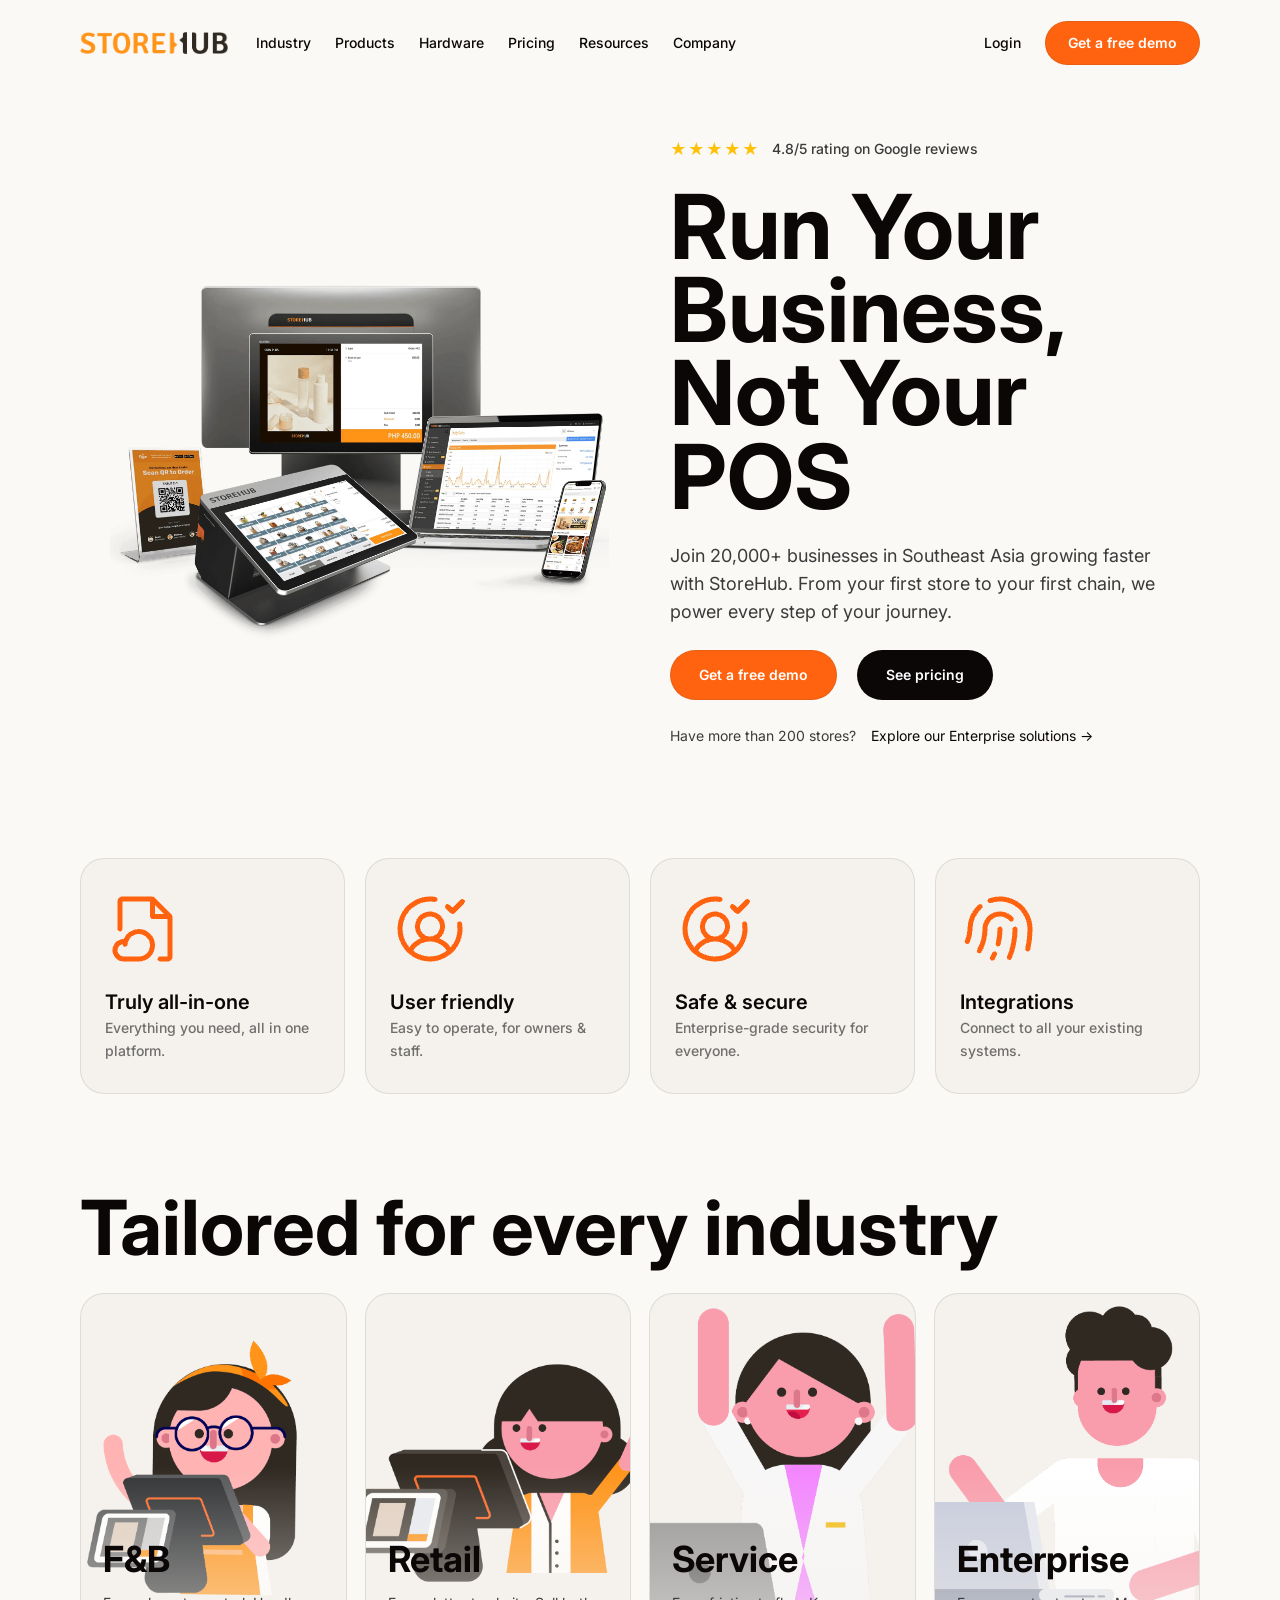
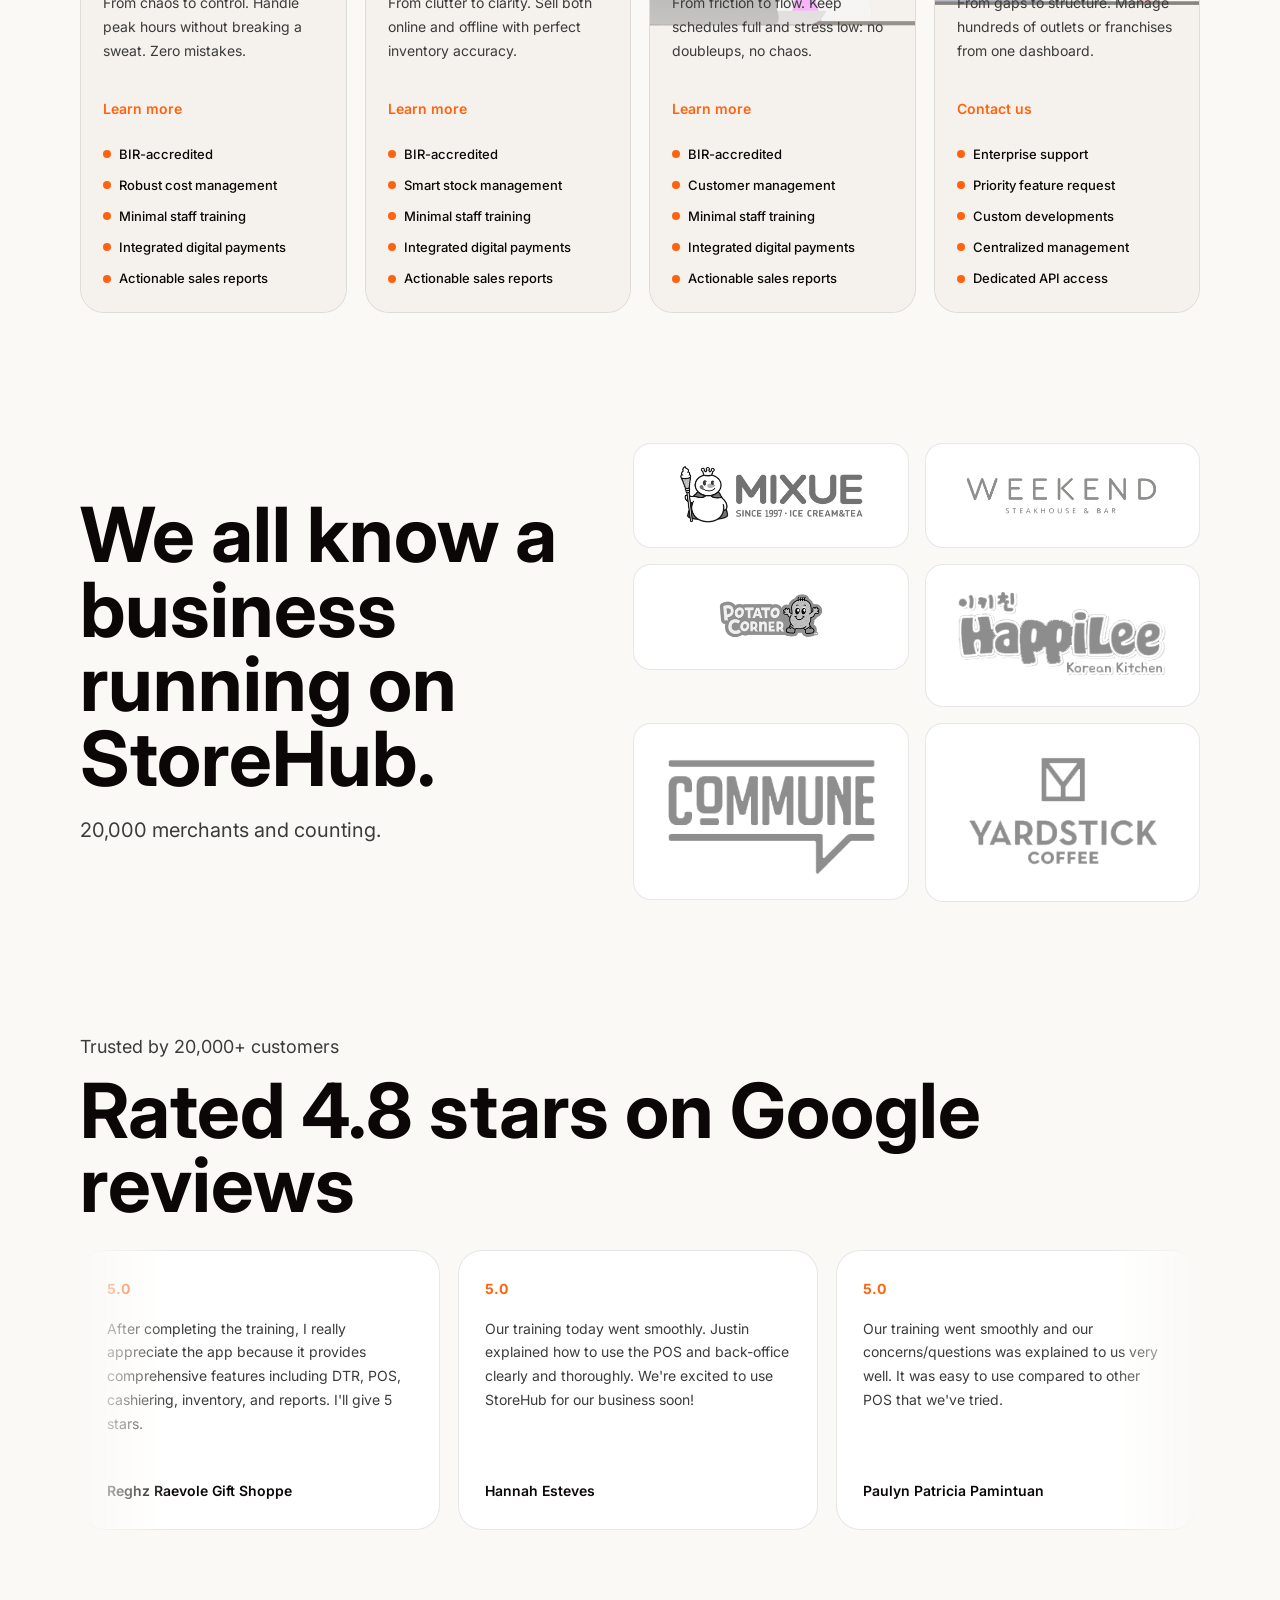
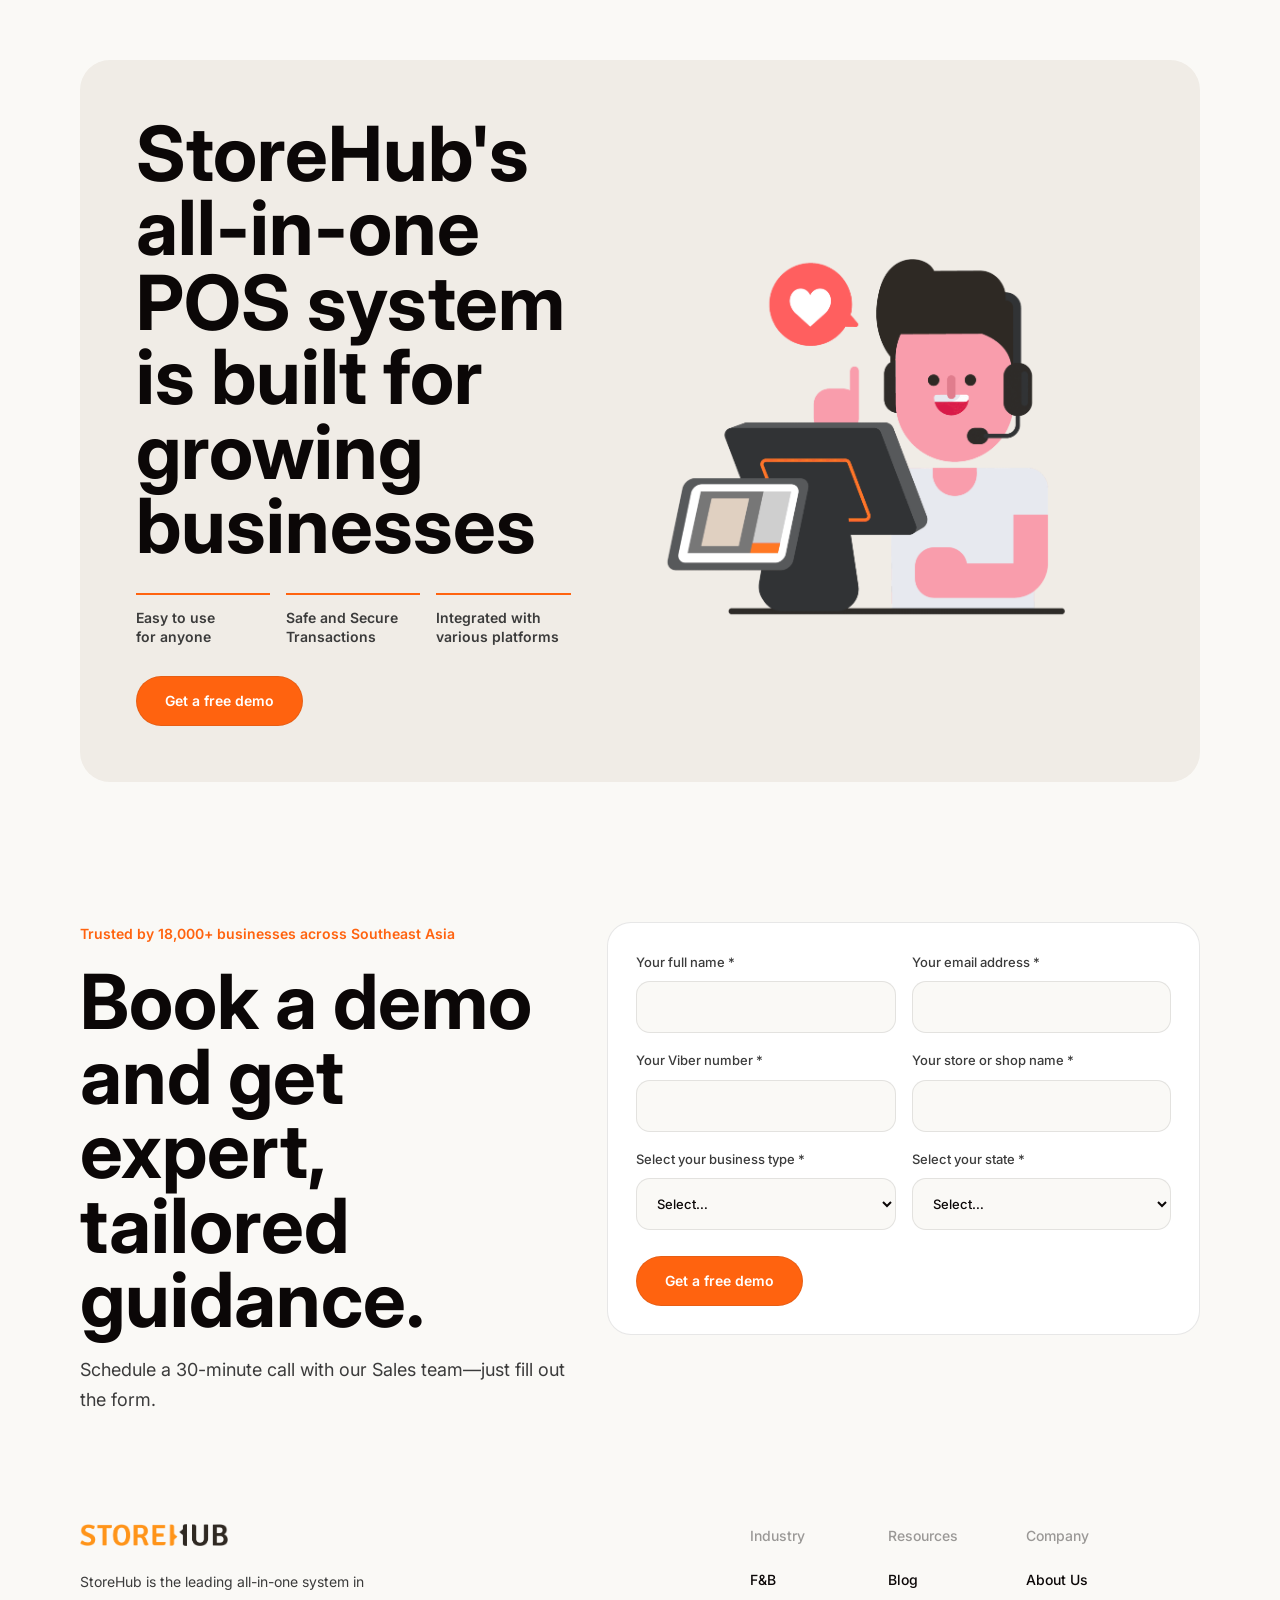
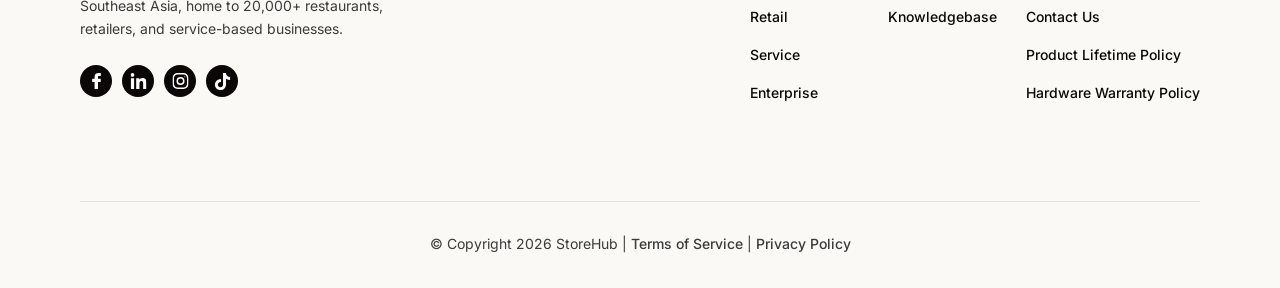
<file: storehub-html-rebuild/index.html>
<!DOCTYPE html>
<html lang="en">
  <head>
    <meta charset="UTF-8" />
    <meta name="viewport" content="width=device-width, initial-scale=1.0" />
    <title>StoreHub | All-In-One POS System For F&amp;B, Retail, Service &amp; Enterprise</title>
    <meta
      name="description"
      content="StoreHub is an all-in-one POS system that helps future-proof F&B, retail, service and enterprise businesses in the Philippines."
    />
    <link rel="icon" href="./assets/3ho3xWlwQT1DAffJ9KhewNCmV1Y.png" />
    <link rel="stylesheet" href="./styles.css" />
    <script src="./script.js" defer></script>
  </head>
  <body>
    <header class="site-header" data-site-header>
      <nav class="nav-shell" aria-label="Main navigation">
        <a class="brand-logo" href="#" aria-label="StoreHub home">
          <img src="./assets/xkR0PbNVRFX9OWuKB4bhgkk.png" alt="StoreHub" />
        </a>

        <button class="nav-toggle" type="button" aria-label="Toggle menu" aria-expanded="false" data-nav-toggle>
          <span></span>
          <span></span>
        </button>

        <div class="nav-menu" data-nav-menu>
          <ul class="nav-links">
            <li><a href="#industries">Industry</a></li>
            <li><a href="#features">Products</a></li>
            <li><a href="#hardware">Hardware</a></li>
            <li><a href="#pricing">Pricing</a></li>
            <li><a href="#reviews">Resources</a></li>
            <li><a href="#footer">Company</a></li>
          </ul>

          <div class="nav-actions">
            <a class="nav-login" href="http://redirect.storehubhq.com/" rel="noopener">Login</a>
            <a class="button button-orange button-small" href="#demo">Get a free demo</a>
          </div>
        </div>
      </nav>
    </header>

    <main>
      <section class="hero-section" id="home">
        <div class="hero-container reveal">
          <figure class="hero-media">
            <img
              src="./assets/2hjlf2NCajk33r4uJVXlu06yyzI.webp"
              alt="All-in-one POS system for restaurants and retail with hardware, analytics and business management"
            />
          </figure>

          <div class="hero-content">
            <div class="rating-row" aria-label="4.8 out of 5 rating on Google reviews">
              <span class="stars" aria-hidden="true">★★★★★</span>
              <span>4.8/5 rating on Google reviews</span>
            </div>

            <h1>Run Your Business,<br />Not Your POS</h1>
            <p class="hero-copy">
              Join 20,000+ businesses in Southeast Asia growing faster with StoreHub. From your first store to your
              first chain, we power every step of your journey.
            </p>

            <div class="button-row">
              <a class="button button-orange" href="#demo">Get a free demo</a>
              <a class="button button-dark" href="#pricing">See pricing</a>
            </div>

            <p class="enterprise-link">
              <span>Have more than 200 stores?</span>
              <a href="#enterprise">Explore our Enterprise solutions →</a>
            </p>
          </div>
        </div>
      </section>

      <section class="feature-strip" id="features" aria-label="Main StoreHub benefits">
        <div class="section-container">
          <div class="feature-grid" data-feature-grid></div>
        </div>
      </section>

      <section class="industry-section" id="industries">
        <div class="section-container">
          <header class="section-heading reveal">
            <h2>Tailored for every industry</h2>
          </header>
          <div class="industry-grid" data-industry-grid></div>
        </div>
      </section>

      <section class="merchant-section" id="trusted">
        <div class="section-container merchant-container reveal">
          <div class="merchant-copy">
            <h2>We all know a business running on StoreHub.</h2>
            <p>20,000 merchants and counting.</p>
          </div>
          <div class="logo-cloud" aria-label="StoreHub customer logos">
            <img src="./assets/9RjFmzd8xMqvhgezTCgdY4aNAU.png" alt="" />
            <img src="./assets/EwlEXhVozCuTOp39ZVmvILuB7c.png" alt="" />
            <img src="./assets/IfWyhWpPddN6R4d4BbOim1gxM.png" alt="" />
            <img src="./assets/oyE4lyRlLqVUUhjQo6GxNfV1t8.png" alt="" />
            <img src="./assets/iUiEwEjhAwWU5e26DLXHvMCAG8.png" alt="" />
            <img src="./assets/pvUq01PxWedEAZPz3MRJNs1NHc.png" alt="" />
          </div>
        </div>
      </section>

      <section class="reviews-section" id="reviews">
        <div class="section-container">
          <header class="reviews-heading reveal">
            <p>Trusted by 20,000+ customers</p>
            <h2>Rated 4.8 stars on Google reviews</h2>
          </header>
          <div class="review-marquee" aria-label="Customer reviews">
            <div class="review-track" data-review-track></div>
          </div>
        </div>
      </section>

      <section class="pos-section" id="hardware">
        <div class="section-container pos-container reveal">
          <div class="pos-copy">
            <h2>StoreHub's all-in-one<br />POS system is built for<br />growing businesses</h2>
            <ul class="pos-points">
              <li>Easy to use<br />for anyone</li>
              <li>Safe and Secure<br />Transactions</li>
              <li>Integrated with<br />various platforms</li>
            </ul>
            <a class="button button-orange" href="#demo">Get a free demo</a>
          </div>
          <figure class="pos-media">
            <img src="./assets/REmnZ27KIkPegdlC8iYk55Npjg.png" alt="StoreHub POS product interface" />
          </figure>
        </div>
      </section>

      <section class="demo-section" id="demo">
        <div class="section-container demo-container reveal">
          <div class="demo-copy">
            <p>Trusted by 18,000+ businesses across Southeast Asia</p>
            <h2>Book a demo and get expert, tailored guidance.</h2>
            <span>Schedule a 30-minute call with our Sales team—just fill out the form.</span>
          </div>

          <form class="demo-form">
            <label>
              <span>Your full name *</span>
              <input type="text" name="name" autocomplete="name" />
            </label>
            <label>
              <span>Your email address *</span>
              <input type="email" name="email" autocomplete="email" />
            </label>
            <label>
              <span>Your Viber number *</span>
              <input type="tel" name="phone" autocomplete="tel" />
            </label>
            <label>
              <span>Your store or shop name *</span>
              <input type="text" name="store" />
            </label>
            <label>
              <span>Select your business type *</span>
              <select name="business-type">
                <option>Select…</option>
                <option>Cafe</option>
                <option>Clothing &amp; Fashion</option>
                <option>Computer &amp; Electronics</option>
                <option>Cosmetics, Skincare or Perfume</option>
                <option>Grocery Store</option>
                <option>Gym &amp; Fitness</option>
                <option>Hair &amp; Beauty</option>
                <option>Laundry</option>
                <option>Pharmacy</option>
                <option>Quickserve, Kiosk or Foodtruck</option>
                <option>Restaurant</option>
                <option>Spa &amp; Massage</option>
                <option>Home Business</option>
                <option>Other</option>
              </select>
            </label>
            <label>
              <span>Select your state *</span>
              <select name="state">
                <option>Select…</option>
                <option>NCR</option>
                <option>BARMM</option>
                <option>Bacolod</option>
                <option>Bicol Region</option>
                <option>Calabarzon</option>
                <option>Central Luzon</option>
                <option>Central Visayas</option>
                <option>Cagayan Valley</option>
                <option>Caraga Region</option>
                <option>Cebu</option>
                <option>Davao Region</option>
                <option>Iloilo</option>
                <option>Mimaropa</option>
                <option>Soccsksargen</option>
                <option>Western Visayas</option>
              </select>
            </label>
            <button class="button button-orange" type="submit">Get a free demo</button>
          </form>
        </div>
      </section>
    </main>

    <footer class="site-footer" id="footer">
      <div class="footer-container reveal">
        <div class="footer-brand">
          <img src="./assets/xkR0PbNVRFX9OWuKB4bhgkk.png" alt="StoreHub" />
          <p>
            StoreHub is the leading all-in-one system in Southeast Asia, home to 20,000+ restaurants, retailers, and
            service-based businesses.
          </p>
          <div class="social-links">
            <a href="https://www.facebook.com/StoreHubPH/" aria-label="Facebook">
              <img src="./assets/Mh9xa22COfeFQVsAQsU7U8RgvU.svg" alt="" />
            </a>
            <a href="https://www.linkedin.com/company/storehub/" aria-label="LinkedIn">
              <img src="./assets/QCmDftCQne09UROHN4i44urCaY.svg" alt="" />
            </a>
            <a href="https://www.instagram.com/storehubph" aria-label="Instagram">
              <img src="./assets/2MO6cMvOsHruGUrAkwT9PpmXsZw.svg" alt="" />
            </a>
            <a href="https://www.tiktok.com/@storehub" aria-label="TikTok">
              <img src="./assets/M6vpb0Teeq44CwaMOo0BxtBK8.png" alt="" />
            </a>
          </div>
        </div>

        <div class="footer-links">
          <div>
            <h3>Industry</h3>
            <a href="#industries">F&amp;B</a>
            <a href="#industries">Retail</a>
            <a href="#industries">Service</a>
            <a href="#enterprise">Enterprise</a>
          </div>
          <div>
            <h3>Resources</h3>
            <a href="#reviews">Blog</a>
            <a href="#features">Knowledgebase</a>
          </div>
          <div>
            <h3>Company</h3>
            <a href="#footer">About Us</a>
            <a href="#demo">Contact Us</a>
            <a href="#footer">Product Lifetime Policy</a>
            <a href="#footer">Hardware Warranty Policy</a>
          </div>
        </div>

        <div class="footer-bottom">
          <p>© Copyright 2026 StoreHub | <a href="#">Terms of Service</a> | <a href="#">Privacy Policy</a></p>
        </div>
      </div>
    </footer>
  </body>
</html>
</file>
<file: storehub-html-rebuild/styles.css>
@import url("https://fonts.googleapis.com/css2?family=Fragment+Mono&family=IBM+Plex+Sans+Thai:wght@400;500;600;700&family=Inter:ital,wght@0,400;0,500;0,600;0,700;1,400;1,700&display=swap");

:root {
  --color-page: #faf9f6;
  --color-card: #f5f2ed;
  --color-soft: #f0ece6;
  --color-text: #0b0707;
  --color-muted: #3b3b3b;
  --color-faint: #6b6a6a;
  --color-orange: #ff630f;
  --color-blue: #2a6ce8;
  --color-pink: #ff546e;
  --color-green: #25d366;
  --color-purple: #7a5ae8;
  --color-border: rgba(59, 59, 59, 0.12);
  --font-base: "Inter", "IBM Plex Sans Thai", system-ui, -apple-system, BlinkMacSystemFont, "Segoe UI", sans-serif;
  --font-mono: "Fragment Mono", monospace;
  --container: 1120px;
  --radius-card: 24px;
  --ease: cubic-bezier(0.22, 1, 0.36, 1);
}

* {
  box-sizing: border-box;
}

html {
  scroll-behavior: smooth;
}

body {
  margin: 0;
  background: var(--color-page);
  color: var(--color-text);
  font-family: var(--font-base);
  font-size: 14px;
  line-height: 1.7;
  -webkit-font-smoothing: antialiased;
}

body.nav-open {
  overflow: hidden;
}

img {
  display: block;
  max-width: 100%;
}

a {
  color: inherit;
  text-decoration: none;
}

button,
input,
select {
  font: inherit;
}

.section-container,
.footer-container {
  width: min(var(--container), calc(100% - 80px));
  margin: 0 auto;
}

.site-header {
  position: sticky;
  top: 0;
  z-index: 20;
  background: rgba(250, 249, 246, 0.92);
  backdrop-filter: blur(16px);
  border-bottom: 1px solid transparent;
  transition: border-color 240ms ease, box-shadow 240ms ease;
}

.site-header.is-scrolled {
  border-bottom-color: var(--color-border);
  box-shadow: 0 10px 30px rgba(11, 7, 7, 0.04);
}

.nav-shell {
  width: min(1200px, 100%);
  min-height: 86px;
  margin: 0 auto;
  padding: 0 40px;
  display: flex;
  align-items: center;
  justify-content: space-between;
  gap: 28px;
}

.brand-logo {
  flex: 0 0 148px;
}

.brand-logo img {
  width: 148px;
  height: auto;
}

.nav-menu {
  flex: 1;
  display: flex;
  align-items: center;
  justify-content: space-between;
  gap: 28px;
}

.nav-links,
.nav-actions {
  display: flex;
  align-items: center;
  gap: 24px;
  margin: 0;
  padding: 0;
  list-style: none;
}

.nav-links a,
.nav-login {
  font-size: 14px;
  font-weight: 500;
  line-height: 1.3;
  color: var(--color-text);
  transition: color 180ms ease;
}

.nav-links a:hover,
.nav-login:hover {
  color: var(--color-orange);
}

.nav-toggle {
  display: none;
  width: 44px;
  height: 44px;
  border: 1px solid var(--color-border);
  border-radius: 999px;
  background: #fff;
  align-items: center;
  justify-content: center;
  flex-direction: column;
  gap: 5px;
}

.nav-toggle span {
  width: 18px;
  height: 2px;
  background: var(--color-text);
  border-radius: 999px;
  transition: transform 220ms var(--ease);
}

.button {
  display: inline-flex;
  min-height: 50px;
  align-items: center;
  justify-content: center;
  border: 1px solid transparent;
  border-radius: 999px;
  padding: 13px 28px;
  font-size: 14px;
  font-weight: 600;
  line-height: 1.3;
  white-space: nowrap;
  transition: transform 200ms var(--ease), box-shadow 200ms ease, background-color 200ms ease;
}

.button:hover {
  transform: translateY(-2px);
  box-shadow: 0 12px 24px rgba(11, 7, 7, 0.12);
}

.button-small {
  min-height: 44px;
  padding: 11px 22px;
}

.button-orange {
  background: var(--color-orange);
  color: #fff;
  border-color: rgba(59, 59, 59, 0.12);
}

.button-dark {
  background: var(--color-text);
  color: #fff;
}

.hero-section {
  padding: 20px 40px 40px;
  overflow: hidden;
}

.hero-container {
  width: min(var(--container), 100%);
  margin: 0 auto;
  padding: 30px;
  display: grid;
  grid-template-columns: minmax(0, 1fr) 500px;
  align-items: center;
  gap: 50px;
}

.hero-media {
  margin: 0;
  aspect-ratio: 1;
  overflow: hidden;
  border-radius: 34px;
}

.hero-media img {
  width: 100%;
  height: 100%;
  object-fit: cover;
  animation: imageFloat 8s var(--ease) infinite alternate;
}

.hero-content {
  min-height: 442px;
  display: flex;
  flex-direction: column;
  justify-content: center;
  gap: 24px;
}

.rating-row {
  display: flex;
  align-items: center;
  gap: 12px;
  color: var(--color-muted);
  font-size: 14px;
  font-weight: 500;
  white-space: nowrap;
}

.stars {
  color: #ffc107;
  font-size: 16px;
  letter-spacing: 1px;
  line-height: 1;
}

h1,
h2,
h3,
p {
  margin: 0;
}

h1 {
  font-size: clamp(58px, 7vw, 96px);
  line-height: 0.93;
  letter-spacing: 0;
  font-weight: 700;
}

.hero-copy {
  width: 100%;
  max-width: 540px;
  color: var(--color-muted);
  font-size: 18px;
  line-height: 1.55;
}

.button-row {
  display: flex;
  flex-wrap: wrap;
  gap: 20px;
}

.enterprise-link {
  display: flex;
  flex-wrap: wrap;
  gap: 12px 15px;
  color: var(--color-muted);
  font-size: 14px;
}

.enterprise-link a {
  color: var(--color-text);
  transition: color 180ms ease;
}

.enterprise-link a:hover {
  color: var(--color-orange);
}

.feature-strip {
  padding: 40px 0;
  overflow: hidden;
}

.feature-grid {
  display: grid;
  grid-template-columns: repeat(4, 1fr);
  gap: 20px;
}

.feature-card {
  min-height: 230px;
  padding: 30px 24px;
  display: flex;
  flex-direction: column;
  align-items: flex-start;
  justify-content: center;
  gap: 20px;
  background: var(--color-card);
  border: 1px solid var(--color-border);
  border-radius: var(--radius-card);
  transition: transform 240ms var(--ease), box-shadow 240ms ease;
}

.feature-card:hover {
  transform: translateY(-6px);
  box-shadow: 0 20px 50px rgba(11, 7, 7, 0.08);
}

.feature-card img {
  width: 80px;
  height: 80px;
  object-fit: contain;
}

.feature-card h3 {
  font-size: 20px;
  line-height: 1.35;
  font-weight: 600;
}

.feature-card p {
  color: rgba(59, 59, 59, 0.72);
  font-weight: 500;
}

.industry-section {
  padding: 56px 0 60px;
}

.section-heading {
  margin-bottom: 28px;
}

.section-heading h2,
.merchant-copy h2,
.reviews-heading h2,
.pos-copy h2,
.demo-copy h2 {
  font-size: clamp(40px, 6vw, 76px);
  line-height: 0.98;
  letter-spacing: 0;
  font-weight: 700;
}

.industry-grid {
  display: grid;
  grid-template-columns: repeat(4, minmax(0, 1fr));
  gap: 18px;
}

.industry-card {
  position: relative;
  min-height: 620px;
  padding: 22px;
  overflow: hidden;
  display: flex;
  flex-direction: column;
  justify-content: space-between;
  background: var(--color-card);
  border: 1px solid var(--color-border);
  border-radius: var(--radius-card);
}

.industry-card::before {
  content: "";
  position: absolute;
  inset: 0;
  background: linear-gradient(180deg, rgba(255, 255, 255, 0) 28%, rgba(245, 242, 237, 0.94) 74%);
  z-index: 1;
  pointer-events: none;
}

.industry-card img {
  position: absolute;
  inset: 0;
  width: 100%;
  height: 58%;
  object-fit: cover;
  transition: transform 700ms var(--ease);
}

.industry-card:hover img {
  transform: scale(1.05);
}

.industry-content,
.industry-checks {
  position: relative;
  z-index: 2;
}

.industry-content {
  margin-top: auto;
}

.industry-content h3 {
  margin-bottom: 14px;
  font-size: 36px;
  line-height: 1;
}

.industry-content p {
  min-height: 88px;
  color: var(--color-muted);
}

.learn-link {
  display: inline-block;
  margin-top: 18px;
  color: var(--color-orange);
  font-weight: 600;
}

.industry-checks {
  margin: 22px 0 0;
  padding: 0;
  list-style: none;
  display: grid;
  gap: 9px;
  color: var(--color-text);
  font-size: 13px;
  font-weight: 500;
}

.industry-checks li {
  display: flex;
  align-items: center;
  gap: 8px;
}

.industry-checks li::before {
  content: "";
  width: 8px;
  height: 8px;
  border-radius: 50%;
  background: var(--color-orange);
}

.merchant-section,
.pos-section {
  padding: 70px 0;
  overflow: hidden;
}

.merchant-container {
  display: grid;
  grid-template-columns: 0.95fr 1.05fr;
  gap: 40px;
  align-items: center;
}

.merchant-copy p {
  margin-top: 18px;
  color: var(--color-muted);
  font-size: 20px;
}

.logo-cloud {
  display: grid;
  grid-template-columns: repeat(2, minmax(0, 1fr));
  gap: 16px;
}

.logo-cloud img {
  width: 100%;
  min-height: 94px;
  object-fit: contain;
  padding: 22px;
  background: #fff;
  border: 1px solid var(--color-border);
  border-radius: 18px;
}

.reviews-section {
  padding: 60px 0;
  overflow: hidden;
}

.reviews-heading {
  margin-bottom: 28px;
}

.reviews-heading p {
  margin-bottom: 10px;
  color: var(--color-muted);
  font-size: 18px;
}

.review-marquee {
  width: 100%;
  overflow: hidden;
  mask-image: linear-gradient(90deg, transparent, #000 8%, #000 92%, transparent);
}

.review-track {
  display: flex;
  width: max-content;
  gap: 18px;
  animation: marquee 36s linear infinite;
}

.review-marquee:hover .review-track {
  animation-play-state: paused;
}

.review-card {
  width: 360px;
  min-height: 280px;
  padding: 26px;
  background: #fff;
  border: 1px solid var(--color-border);
  border-radius: var(--radius-card);
  display: flex;
  flex-direction: column;
  gap: 16px;
}

.review-score {
  color: var(--color-orange);
  font-weight: 700;
}

.review-card blockquote {
  margin: 0;
  color: var(--color-muted);
}

.review-card cite {
  margin-top: auto;
  color: var(--color-text);
  font-style: normal;
  font-weight: 600;
}

.pos-container {
  display: grid;
  grid-template-columns: 0.9fr 1.1fr;
  align-items: center;
  gap: 42px;
  padding: 56px;
  background: var(--color-soft);
  border-radius: 30px;
}

.pos-copy {
  display: flex;
  flex-direction: column;
  align-items: flex-start;
  gap: 30px;
}

.pos-points {
  display: grid;
  grid-template-columns: repeat(3, minmax(0, 1fr));
  gap: 16px;
  width: 100%;
  margin: 0;
  padding: 0;
  list-style: none;
}

.pos-points li {
  padding-top: 14px;
  border-top: 2px solid var(--color-orange);
  color: var(--color-muted);
  font-weight: 600;
  line-height: 1.35;
}

.pos-media {
  margin: 0;
  aspect-ratio: 1;
  border-radius: 28px;
  overflow: hidden;
}

.pos-media img {
  width: 100%;
  height: 100%;
  object-fit: contain;
  animation: imageFloat 7s var(--ease) infinite alternate;
}

.demo-section {
  padding: 70px 0 54px;
}

.demo-container {
  display: grid;
  grid-template-columns: 0.9fr 1.1fr;
  gap: 42px;
  align-items: start;
}

.demo-copy {
  position: sticky;
  top: 120px;
  display: grid;
  gap: 18px;
}

.demo-copy p {
  color: var(--color-orange);
  font-weight: 600;
}

.demo-copy span {
  color: var(--color-muted);
  font-size: 18px;
}

.demo-form {
  display: grid;
  grid-template-columns: repeat(2, minmax(0, 1fr));
  gap: 16px;
  padding: 28px;
  background: #fff;
  border: 1px solid var(--color-border);
  border-radius: var(--radius-card);
}

.demo-form label {
  display: grid;
  gap: 8px;
  color: var(--color-muted);
  font-size: 13px;
  font-weight: 500;
}

.demo-form input,
.demo-form select {
  width: 100%;
  min-height: 52px;
  border: 1px solid var(--color-border);
  border-radius: 14px;
  background: var(--color-page);
  color: var(--color-text);
  padding: 0 16px;
  outline: none;
  transition: border-color 180ms ease, box-shadow 180ms ease;
}

.demo-form input:focus,
.demo-form select:focus {
  border-color: var(--color-orange);
  box-shadow: 0 0 0 4px rgba(255, 99, 15, 0.12);
}

.demo-form .button {
  grid-column: 1 / -1;
  width: max-content;
  margin-top: 10px;
  cursor: pointer;
}

.site-footer {
  padding: 54px 0 32px;
  overflow: hidden;
}

.footer-container {
  display: grid;
  grid-template-columns: 28% 1fr;
  gap: 96px;
}

.footer-brand {
  display: grid;
  gap: 24px;
  align-content: start;
}

.footer-brand > img {
  width: 148px;
}

.footer-brand p,
.footer-bottom p {
  color: var(--color-muted);
}

.social-links {
  display: flex;
  gap: 10px;
}

.social-links a {
  width: 32px;
  height: 32px;
  display: grid;
  place-items: center;
  border-radius: 50%;
  background: var(--color-text);
  transition: transform 180ms var(--ease);
}

.social-links a:hover {
  transform: translateY(-2px);
}

.social-links img {
  width: 17px;
  height: 17px;
  object-fit: contain;
}

.footer-links {
  display: flex;
  justify-content: flex-end;
  gap: 28px;
}

.footer-links div {
  min-width: 110px;
  display: grid;
  align-content: start;
  gap: 14px;
}

.footer-links h3 {
  margin: 0 0 6px;
  color: rgba(11, 7, 7, 0.4);
  font-size: 14px;
  font-weight: 500;
}

.footer-links a,
.footer-bottom a {
  font-weight: 500;
  transition: color 180ms ease;
}

.footer-links a:hover,
.footer-bottom a:hover {
  color: var(--color-orange);
}

.footer-bottom {
  grid-column: 1 / -1;
  padding-top: 30px;
  border-top: 1px solid var(--color-border);
  text-align: center;
}

.reveal {
  opacity: 0;
  transform: translateY(50px);
  transition: opacity 700ms var(--ease), transform 700ms var(--ease);
}

.reveal.is-visible {
  opacity: 1;
  transform: translateY(0);
}

@keyframes marquee {
  from {
    transform: translateX(0);
  }
  to {
    transform: translateX(-50%);
  }
}

@keyframes imageFloat {
  from {
    transform: translateY(0) scale(1);
  }
  to {
    transform: translateY(-10px) scale(1.015);
  }
}

@media (max-width: 1199px) {
  .section-container,
  .footer-container {
    width: min(100% - 30px, 768px);
  }

  .nav-shell {
    min-height: 76px;
    padding: 0 15px;
  }

  .nav-toggle {
    display: flex;
  }

  .nav-toggle[aria-expanded="true"] span:first-child {
    transform: translateY(3.5px) rotate(45deg);
  }

  .nav-toggle[aria-expanded="true"] span:last-child {
    transform: translateY(-3.5px) rotate(-45deg);
  }

  .nav-menu {
    position: fixed;
    inset: 76px 15px auto;
    padding: 24px;
    display: grid;
    gap: 24px;
    background: #fff;
    border: 1px solid var(--color-border);
    border-radius: 22px;
    box-shadow: 0 24px 60px rgba(11, 7, 7, 0.12);
    opacity: 0;
    pointer-events: none;
    transform: translateY(-12px);
    transition: opacity 200ms ease, transform 200ms var(--ease);
  }

  .nav-menu.is-open {
    opacity: 1;
    pointer-events: auto;
    transform: translateY(0);
  }

  .nav-links,
  .nav-actions {
    display: grid;
    justify-items: start;
  }

  .hero-section {
    padding: 20px 15px 40px;
  }

  .hero-container {
    grid-template-columns: 342px minmax(0, 1fr);
    gap: 30px;
    padding: 20px 0;
  }

  .hero-content {
    min-height: auto;
  }

  h1 {
    font-size: 58px;
  }

  .feature-grid,
  .industry-grid {
    grid-template-columns: repeat(2, 1fr);
  }

  .industry-card {
    min-height: 560px;
  }

  .merchant-container,
  .pos-container,
  .demo-container {
    grid-template-columns: 1fr;
  }

  .demo-copy {
    position: static;
  }

  .footer-container {
    grid-template-columns: 35% 1fr;
    gap: 80px;
  }

  .footer-links {
    flex-wrap: wrap;
    justify-content: flex-start;
  }
}

@media (max-width: 767px) {
  body {
    font-size: 13px;
  }

  .section-container,
  .footer-container {
    width: min(100% - 20px, 358px);
  }

  .brand-logo,
  .brand-logo img {
    width: 128px;
    flex-basis: 128px;
  }

  .hero-section {
    padding-inline: 10px;
  }

  .hero-container {
    grid-template-columns: 1fr;
    gap: 24px;
    padding: 10px;
  }

  .hero-media {
    order: 2;
    border-radius: 26px;
  }

  .rating-row {
    align-items: flex-start;
    white-space: normal;
  }

  h1 {
    font-size: 48px;
  }

  .hero-copy {
    font-size: 15px;
  }

  .button-row,
  .enterprise-link {
    width: 100%;
  }

  .button {
    width: 100%;
  }

  .feature-strip,
  .industry-section,
  .merchant-section,
  .reviews-section,
  .pos-section,
  .demo-section {
    padding: 34px 0;
  }

  .feature-grid,
  .industry-grid,
  .logo-cloud,
  .demo-form {
    grid-template-columns: 1fr;
  }

  .feature-card {
    min-height: 210px;
  }

  .industry-card {
    min-height: 540px;
  }

  .section-heading h2,
  .merchant-copy h2,
  .reviews-heading h2,
  .pos-copy h2,
  .demo-copy h2 {
    font-size: 42px;
  }

  .review-card {
    width: 308px;
  }

  .pos-container {
    padding: 26px;
    border-radius: 24px;
  }

  .pos-points {
    grid-template-columns: 1fr;
  }

  .demo-form {
    padding: 20px;
  }

  .demo-form .button {
    width: 100%;
  }

  .footer-container {
    grid-template-columns: 1fr;
    gap: 34px;
  }

  .footer-links {
    display: grid;
    grid-template-columns: repeat(2, minmax(0, 1fr));
    gap: 24px;
  }

  .footer-links div:last-child {
    grid-column: 1 / -1;
  }
}
</file>
